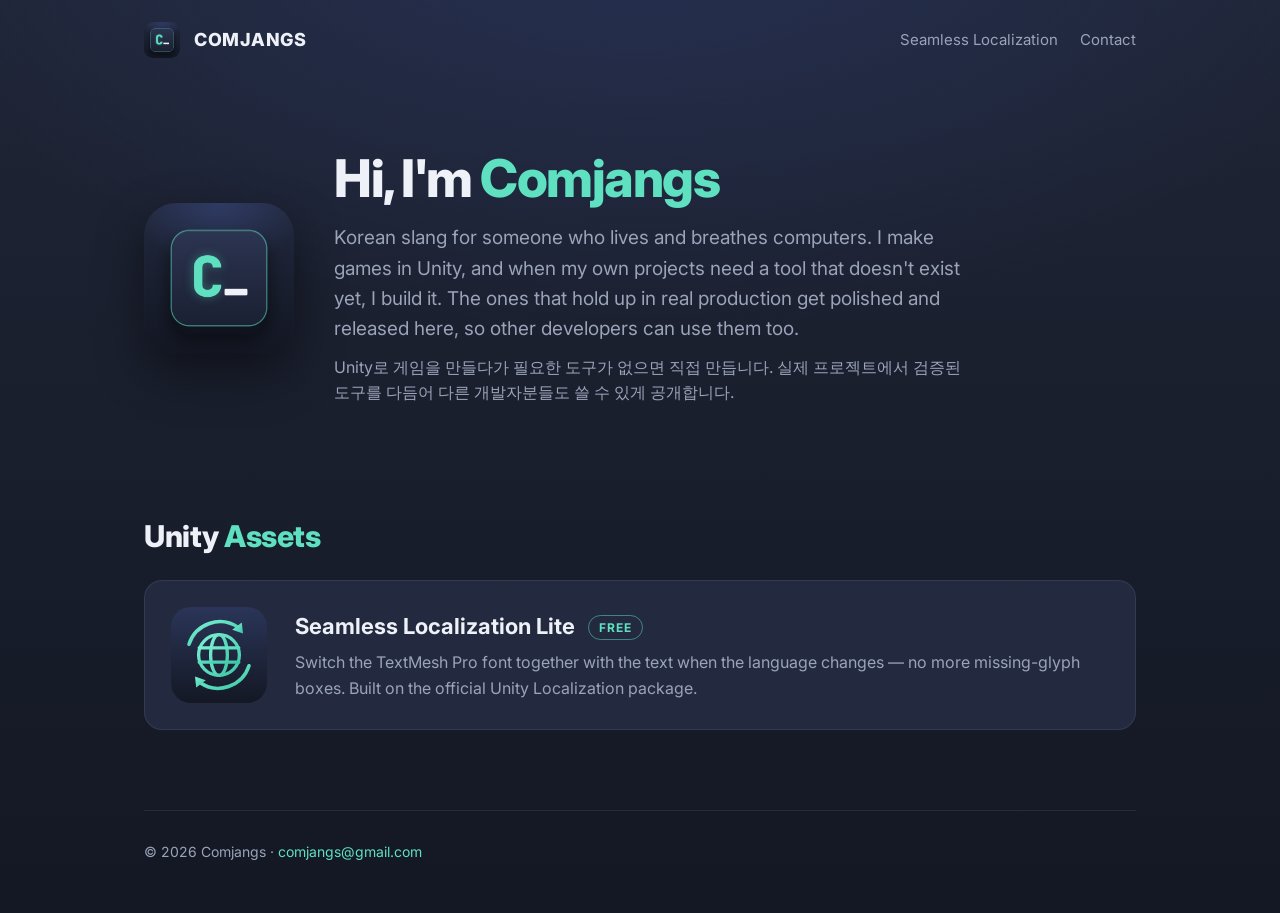
<file: index.html>
<!doctype html>
<html lang="en"><head>
<meta charset="utf-8"><meta name="viewport" content="width=device-width, initial-scale=1">
<title>Comjangs — Unity tools</title>
<meta name="description" content="Unity tools built for real game projects, by Comjangs.">
<link rel="icon" href="favicon.png">
<link href="https://fonts.googleapis.com/css2?family=Inter:wght@500;700;800&display=swap" rel="stylesheet">
<link rel="stylesheet" href="style.css">
</head><body>
<div class="wrap">
  <nav><img src="img/profile.png" alt=""><span class="brand">COMJANGS</span>
    <div class="links"><a href="seamless-localization/">Seamless Localization</a><a href="mailto:comjangs@gmail.com">Contact</a></div></nav>

  <section class="hero">
    <img src="img/profile.png" alt="Comjangs">
    <div>
      <h1>Hi, I'm <span>Comjangs</span></h1>
      <p class="lead">Korean slang for someone who lives and breathes computers. I make games in Unity, and when my own projects need a tool that doesn't exist yet, I build it. The ones that hold up in real production get polished and released here, so other developers can use them too.</p>
      <p class="lead ko">Unity로 게임을 만들다가 필요한 도구가 없으면 직접 만듭니다. 실제 프로젝트에서 검증된 도구를 다듬어 다른 개발자분들도 쓸 수 있게 공개합니다.</p>
    </div>
  </section>

  <h2>Unity <span>Assets</span></h2>
  <a class="card" href="seamless-localization/">
    <img src="img/seamless-localization-icon.svg" alt="">
    <div><h3>Seamless Localization Lite <span class="tag">FREE</span></h3>
      <p>Switch the TextMesh Pro font together with the text when the language changes — no more missing-glyph boxes. Built on the official Unity Localization package.</p></div>
  </a>

  <footer>© 2026 Comjangs · <a href="mailto:comjangs@gmail.com">comjangs@gmail.com</a></footer>
</div>
</body></html>
</file>
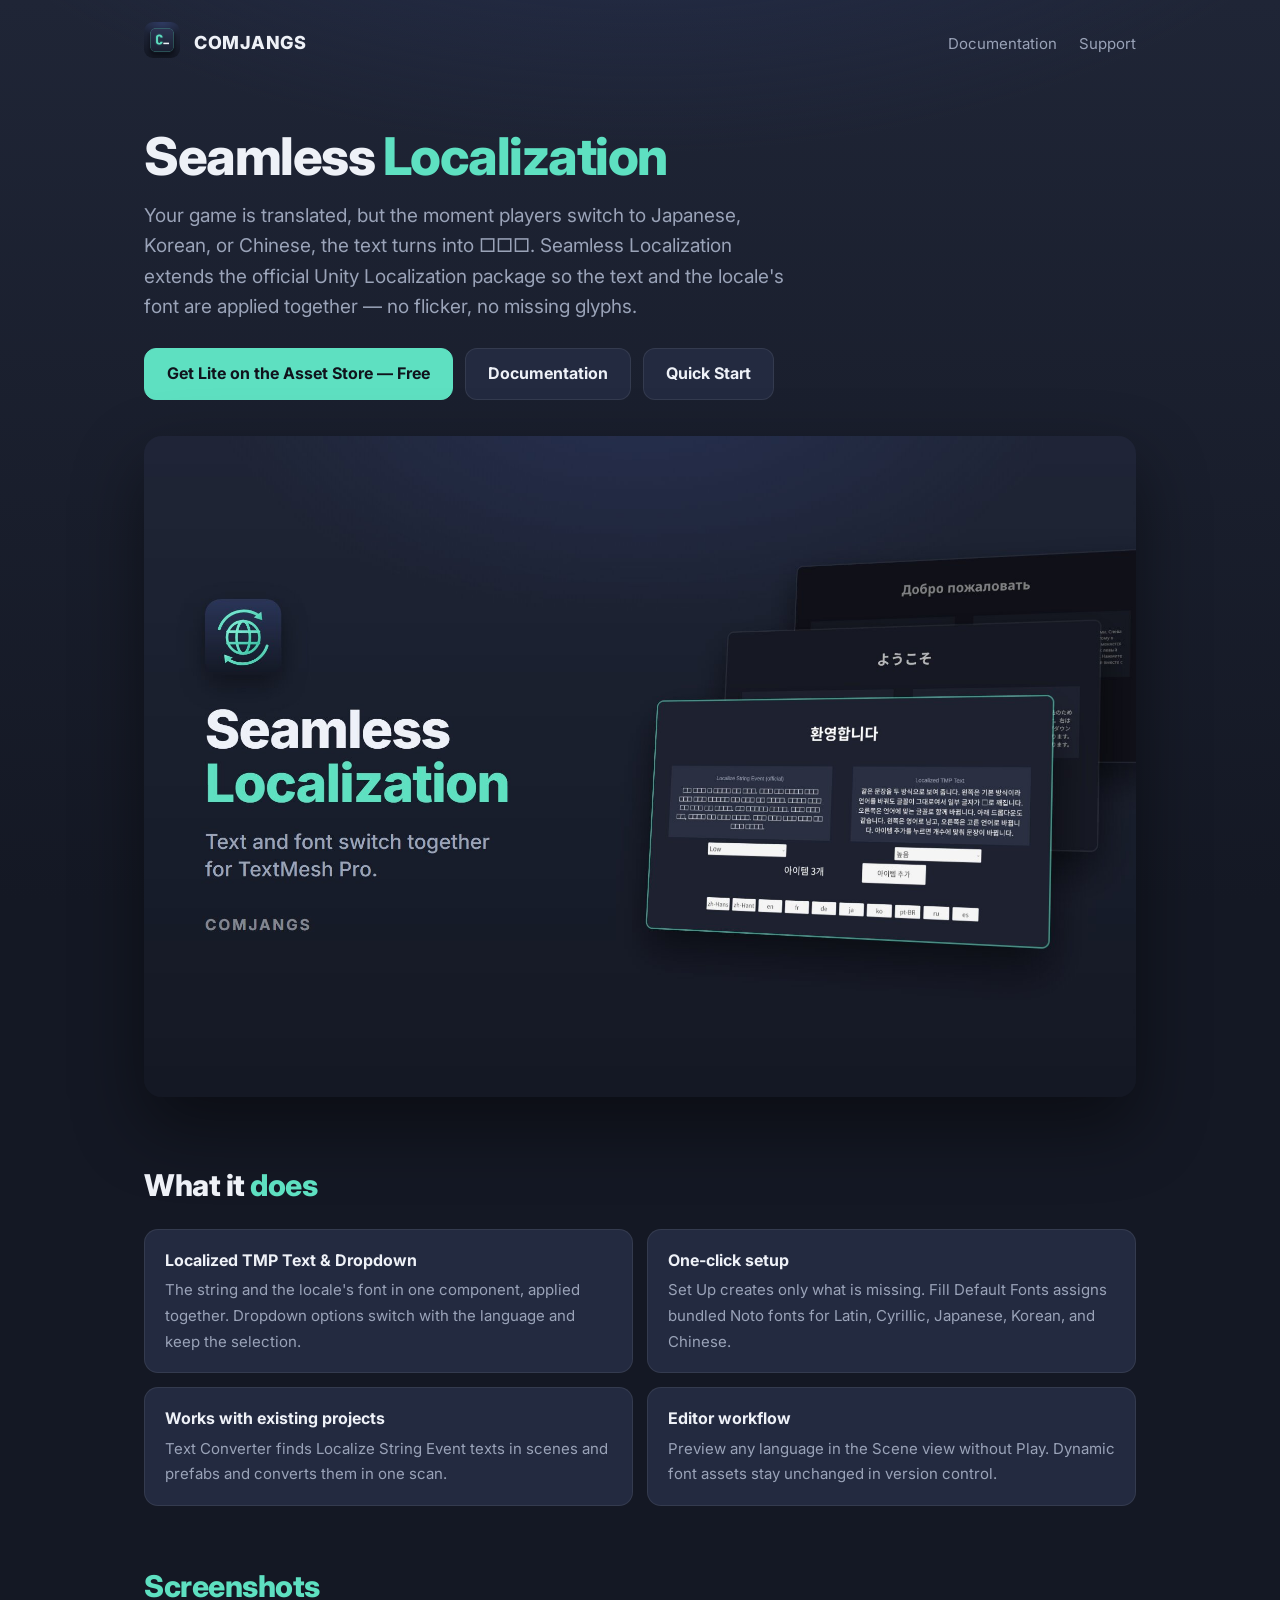
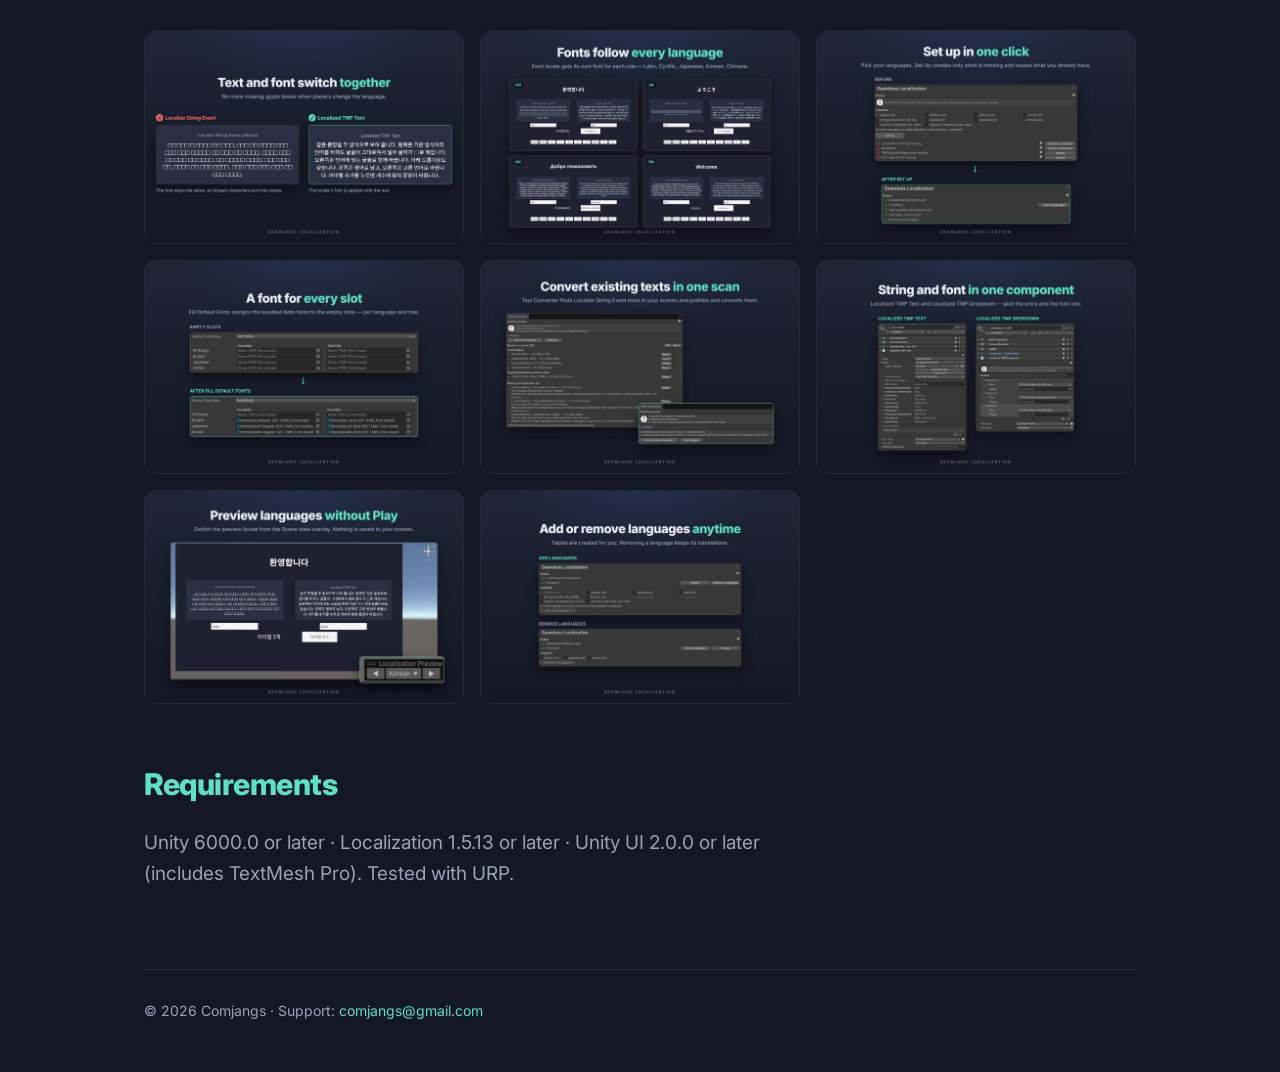
<file: seamless-localization/index.html>
<!doctype html>
<html lang="en"><head>
<meta charset="utf-8"><meta name="viewport" content="width=device-width, initial-scale=1">
<title>Seamless Localization — Comjangs</title>
<meta name="description" content="Switch the TextMesh Pro font together with the text when the language changes. Built on the official Unity Localization package.">
<link rel="icon" href="../favicon.png">
<link href="https://fonts.googleapis.com/css2?family=Inter:wght@500;700;800&display=swap" rel="stylesheet">
<link rel="stylesheet" href="../style.css">
</head><body>
<div class="wrap">
  <nav><a href="../"><img src="../img/profile.png" alt=""></a><a class="brand" href="../">COMJANGS</a>
    <div class="links"><a href="docs.html">Documentation</a><a href="mailto:comjangs@gmail.com">Support</a></div></nav>

  <section style="padding-top:40px">
    <h1>Seamless <span>Localization</span></h1>
    <p class="lead">Your game is translated, but the moment players switch to Japanese, Korean, or Chinese, the text turns into □□□. Seamless Localization extends the official Unity Localization package so the text and the locale's font are applied together — no flicker, no missing glyphs.</p>
    <div class="buttons">
      <a class="btn primary" href="https://u3d.as/4dZw">Get Lite on the Asset Store — Free</a>
      <a class="btn" href="docs.html">Documentation</a>
      <a class="btn" href="docs.html?page=quickstart">Quick Start</a>
    </div>
    <img class="cover" src="../img/sl-cover.jpg" alt="Seamless Localization">
  </section>

  <h2>What it <span>does</span></h2>
  <ul class="features">
    <li><b>Localized TMP Text &amp; Dropdown</b><span>The string and the locale's font in one component, applied together. Dropdown options switch with the language and keep the selection.</span></li>
    <li><b>One-click setup</b><span>Set Up creates only what is missing. Fill Default Fonts assigns bundled Noto fonts for Latin, Cyrillic, Japanese, Korean, and Chinese.</span></li>
    <li><b>Works with existing projects</b><span>Text Converter finds Localize String Event texts in scenes and prefabs and converts them in one scan.</span></li>
    <li><b>Editor workflow</b><span>Preview any language in the Scene view without Play. Dynamic font assets stay unchanged in version control.</span></li>
  </ul>

  <h2><span>Screenshots</span></h2>
  <div class="gallery">
    <img src="../img/sl-s1.jpg" alt=""><img src="../img/sl-s2.jpg" alt=""><img src="../img/sl-s3.jpg" alt=""><img src="../img/sl-s4.jpg" alt="">
    <img src="../img/sl-s5.jpg" alt=""><img src="../img/sl-s6.jpg" alt=""><img src="../img/sl-s7.jpg" alt=""><img src="../img/sl-s8.jpg" alt="">
  </div>

  <h2><span>Requirements</span></h2>
  <p class="lead" style="margin-top:0">Unity 6000.0 or later · Localization 1.5.13 or later · Unity UI 2.0.0 or later (includes TextMesh Pro). Tested with URP.</p>

  <footer>© 2026 Comjangs · Support: <a href="mailto:comjangs@gmail.com">comjangs@gmail.com</a></footer>
</div>
</body></html>
</file>
<file: style.css>
:root { --bg1:#141824; --bg2:#1f2536; --card:#232a40; --accent:#5ee0c1; --text:#eef1f7; --muted:#9aa3b8; --line:rgba(255,255,255,.08); }
* { margin:0; box-sizing:border-box; }
html { background:var(--bg1); }
body { font-family:Inter, "Segoe UI", "Malgun Gothic", sans-serif; color:var(--text); line-height:1.6;
       background: radial-gradient(1100px 600px at 50% -10%, #263052 0%, transparent 70%), linear-gradient(180deg, var(--bg2), var(--bg1) 900px); min-height:100vh; }
a { color:var(--accent); text-decoration:none; }
a:hover { text-decoration:underline; }
.wrap { max-width:1040px; margin:0 auto; padding:0 24px; }
nav { display:flex; align-items:center; gap:14px; padding:22px 0; }
nav img { width:36px; height:36px; border-radius:9px; }
nav .brand { font-weight:800; color:var(--text); font-size:18px; letter-spacing:.5px; }
nav .links { margin-left:auto; display:flex; gap:22px; font-size:15px; }
nav .links a { color:var(--muted); }
.hero { padding:70px 0 50px; display:flex; gap:40px; align-items:center; }
.hero img { width:150px; height:150px; border-radius:32px; box-shadow:0 20px 50px rgba(0,0,0,.45); flex:none; }
h1 { font-size:52px; font-weight:800; letter-spacing:-1.5px; line-height:1.1; }
h1 span, h2 span { color:var(--accent); }
h2 { font-size:30px; font-weight:800; letter-spacing:-.5px; margin:56px 0 20px; }
.lead { margin-top:16px; font-size:19px; color:var(--muted); max-width:640px; }
.lead.ko { font-size:16px; margin-top:10px; }
.card { display:flex; gap:28px; background:var(--card); border:1px solid var(--line); border-radius:18px; padding:26px; align-items:center; color:var(--text); }
.card:hover { text-decoration:none; border-color:rgba(94,224,193,.5); }
.card img { width:96px; height:96px; border-radius:20px; flex:none; }
.card h3 { font-size:22px; }
.card p { color:var(--muted); margin-top:6px; }
.tag { display:inline-block; font-size:12px; font-weight:700; letter-spacing:1px; color:var(--accent); border:1px solid rgba(94,224,193,.5); border-radius:999px; padding:2px 10px; margin-left:8px; vertical-align:middle; }
.cover { width:100%; border-radius:18px; box-shadow:0 30px 70px rgba(0,0,0,.45); margin-top:36px; }
.buttons { display:flex; flex-wrap:wrap; gap:12px; margin-top:26px; }
.btn { display:inline-block; padding:12px 22px; border-radius:12px; font-weight:700; border:1px solid var(--line); background:var(--card); color:var(--text); }
.btn.primary { background:var(--accent); color:#10131c; border-color:var(--accent); }
.btn:hover { text-decoration:none; filter:brightness(1.1); }
ul.features { list-style:none; padding:0; display:grid; grid-template-columns:repeat(auto-fit, minmax(min(420px, 100%), 1fr)); gap:14px; }
ul.features li { background:var(--card); border:1px solid var(--line); border-radius:14px; padding:18px 20px; }
ul.features b { display:block; margin-bottom:4px; }
ul.features span { color:var(--muted); font-size:15px; }
.gallery { display:grid; grid-template-columns:repeat(auto-fit, minmax(min(300px, 100%), 1fr)); gap:16px; }
.gallery img { width:100%; border-radius:12px; border:1px solid var(--line); }
footer { margin-top:80px; padding:30px 0 50px; border-top:1px solid var(--line); color:var(--muted); font-size:14px; }
.note { color:var(--muted); font-size:14px; margin-top:10px; }
/* 문서 */
.docs { display:grid; grid-template-columns:220px 1fr; gap:36px; padding-top:20px; }
.docs aside a { display:block; padding:7px 12px; border-radius:8px; color:var(--muted); font-size:15px; }
.docs aside a.on { background:var(--card); color:var(--text); }
.docs aside .lang { margin-top:18px; display:flex; gap:8px; }
.docs aside .lang a { padding:4px 10px; border:1px solid var(--line); }
article { background:var(--card); border:1px solid var(--line); border-radius:16px; padding:34px 40px; min-width:0; }
article h1 { font-size:34px; margin-bottom:14px; }
article h2 { font-size:22px; margin:30px 0 10px; }
article h3 { font-size:18px; margin:22px 0 8px; }
article p, article li { color:#d6dbe6; }
article p { margin:10px 0; }
article ul, article ol { margin:10px 0 10px 22px; }
article code { background:rgba(255,255,255,.07); padding:1px 6px; border-radius:5px; font-size:.92em; }
article table { border-collapse:collapse; margin:12px 0; }
article td, article th { border:1px solid var(--line); padding:6px 10px; }
@media (max-width:760px) {
  .hero { flex-direction:column; text-align:center; padding-top:40px; }
  h1 { font-size:38px; }
  .card { flex-direction:column; text-align:center; }
  .docs { grid-template-columns:1fr; }
  article { padding:24px 20px; }
}
</file>
